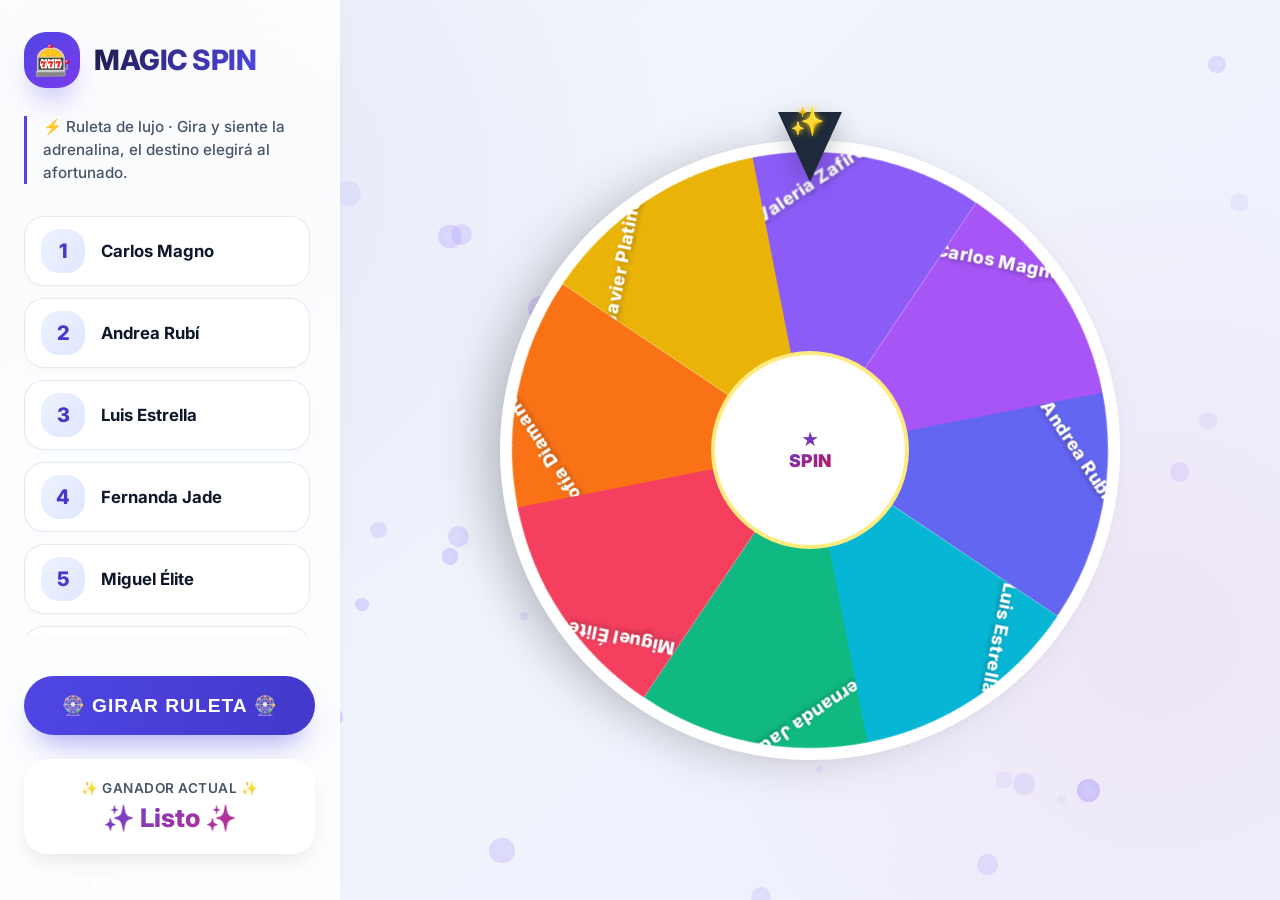
<file: App/Views/Panel/Eventos/ruleta.html>
<!DOCTYPE html>
<html lang="es">
<head>
  <meta charset="UTF-8" />
  <meta name="viewport" content="width=device-width, initial-scale=1.0, user-scalable=no" />
  <title>Ruleta Premium - Magic Spin Deluxe</title>

  <link rel="preconnect" href="https://fonts.googleapis.com">
  <link rel="preconnect" href="https://fonts.gstatic.com" crossorigin>
  <link href="https://fonts.googleapis.com/css2?family=Inter:opsz,wght@14..32,300;14..32,400;14..32,600;14..32,700;14..32,800&display=swap" rel="stylesheet">

  <style>
    * {
      margin: 0;
      padding: 0;
      box-sizing: border-box;
    }

    :root {
      --bg-gradient-start: #f1f5f9;
      --bg-gradient-end: #eef2ff;
      --card-bg: rgba(255, 255, 255, 0.85);
      --sidebar-blur: 20px;
      --primary: #4f46e5;
      --primary-dark: #4338ca;
      --accent: #ec4899;
      --text-main: #0f172a;
      --text-soft: #475569;
      --shadow-xl: 0 25px 50px -12px rgba(0, 0, 0, 0.25);
      --shadow-md: 0 10px 25px -5px rgba(0, 0, 0, 0.1), 0 8px 10px -6px rgba(0, 0, 0, 0.02);
      --radius-2xl: 32px;
      --radius-xl: 24px;
      --radius-lg: 20px;
    }

    body {
      font-family: 'Inter', sans-serif;
      background: radial-gradient(circle at 10% 20%, rgba(79, 70, 229, 0.08), transparent 40%),
                  radial-gradient(circle at 90% 70%, rgba(236, 72, 153, 0.08), transparent 40%),
                  linear-gradient(135deg, var(--bg-gradient-start), var(--bg-gradient-end));
      min-height: 100vh;
      overflow-x: hidden;
    }

    /* layout premium */
    .app {
      display: flex;
      flex-wrap: wrap;
      min-height: 100vh;
    }

    /* SIDEBAR ELEGANTE */
    .sidebar {
      width: 340px;
      background: var(--card-bg);
      backdrop-filter: blur(var(--sidebar-blur));
      border-right: 1px solid rgba(255, 255, 255, 0.6);
      padding: 32px 24px;
      display: flex;
      flex-direction: column;
      box-shadow: 8px 0 25px -15px rgba(0, 0, 0, 0.05);
      z-index: 10;
    }

    .logo-area {
      display: flex;
      align-items: center;
      gap: 14px;
      margin-bottom: 28px;
    }

    .icon-gem {
      width: 56px;
      height: 56px;
      background: linear-gradient(145deg, var(--primary), #7c3aed);
      border-radius: 22px;
      display: flex;
      align-items: center;
      justify-content: center;
      font-size: 30px;
      box-shadow: 0 18px 30px -10px rgba(79, 70, 229, 0.4);
    }

    .logo-area h1 {
      font-size: 28px;
      font-weight: 800;
      background: linear-gradient(120deg, #1e1b4b, #4f46e5);
      -webkit-background-clip: text;
      background-clip: text;
      color: transparent;
      letter-spacing: -0.5px;
    }

    .desc {
      color: var(--text-soft);
      font-size: 0.95rem;
      line-height: 1.5;
      margin-bottom: 32px;
      font-weight: 500;
      border-left: 3px solid var(--primary);
      padding-left: 16px;
    }

    /* lista jugadores mejorada */
    .players-container {
      flex: 1;
      display: flex;
      flex-direction: column;
      gap: 12px;
      margin-bottom: 28px;
      max-height: 420px;
      overflow-y: auto;
      padding-right: 5px;
    }

    .players-container::-webkit-scrollbar {
      width: 4px;
    }

    .players-container::-webkit-scrollbar-track {
      background: #e2e8f0;
      border-radius: 10px;
    }

    .players-container::-webkit-scrollbar-thumb {
      background: var(--primary);
      border-radius: 10px;
    }

    .player-card {
      background: white;
      border-radius: var(--radius-lg);
      padding: 12px 16px;
      display: flex;
      align-items: center;
      gap: 16px;
      transition: all 0.25s ease;
      border: 1px solid rgba(203, 213, 225, 0.5);
      box-shadow: 0 2px 6px rgba(0, 0, 0, 0.02);
    }

    .player-card:hover {
      transform: translateX(6px);
      border-color: var(--primary);
      box-shadow: var(--shadow-md);
    }

    .player-num {
      width: 44px;
      height: 44px;
      background: linear-gradient(125deg, #eef2ff, #e0e7ff);
      color: var(--primary-dark);
      font-weight: 800;
      font-size: 1.25rem;
      display: flex;
      align-items: center;
      justify-content: center;
      border-radius: 18px;
    }

    .player-name {
      font-weight: 700;
      font-size: 1.05rem;
      color: var(--text-main);
    }

    /* botón girar ultra premium */
    .btn-spin {
      background: linear-gradient(105deg, var(--primary), var(--primary-dark));
      border: none;
      border-radius: 60px;
      padding: 18px 12px;
      font-weight: 800;
      font-size: 1.2rem;
      color: white;
      cursor: pointer;
      transition: all 0.3s cubic-bezier(0.2, 0.9, 0.4, 1.1);
      box-shadow: 0 18px 30px -12px rgba(79, 70, 229, 0.5);
      letter-spacing: 1px;
      display: flex;
      align-items: center;
      justify-content: center;
      gap: 12px;
      margin-top: 12px;
    }

    .btn-spin:hover:not(:disabled) {
      transform: scale(1.02) translateY(-3px);
      box-shadow: 0 25px 35px -12px rgba(79, 70, 229, 0.7);
    }

    .btn-spin:disabled {
      opacity: 0.65;
      cursor: not-allowed;
      transform: scale(0.98);
    }

    .winner-card {
      background: rgba(255, 255, 255, 0.9);
      backdrop-filter: blur(8px);
      border-radius: var(--radius-xl);
      padding: 20px 16px;
      margin-top: 24px;
      text-align: center;
      border: 1px solid rgba(255, 255, 255, 0.8);
      box-shadow: var(--shadow-md);
    }

    .winner-label {
      font-weight: 600;
      color: var(--text-soft);
      letter-spacing: 0.5px;
      font-size: 0.85rem;
      text-transform: uppercase;
    }

    .winner-name {
      font-size: 1.6rem;
      font-weight: 800;
      background: linear-gradient(135deg, #4f46e5, #db2777);
      -webkit-background-clip: text;
      background-clip: text;
      color: transparent;
      margin-top: 6px;
    }

    /* área de la ruleta */
    .wheel-area {
      flex: 1;
      display: flex;
      justify-content: center;
      align-items: center;
      position: relative;
      padding: 30px;
    }

    .wheel-wrapper {
      position: relative;
      width: min(70vw, 70vh, 620px);
      height: min(70vw, 70vh, 620px);
      display: flex;
      justify-content: center;
      align-items: center;
    }

    .glow-ring {
      position: absolute;
      width: 105%;
      height: 105%;
      border-radius: 50%;
      background: radial-gradient(circle, rgba(79,70,229,0.2), transparent 70%);
      animation: softPulse 3s infinite;
      pointer-events: none;
    }

    @keyframes softPulse {
      0% { transform: scale(0.96); opacity: 0.5; }
      100% { transform: scale(1.08); opacity: 0.9; }
    }

    .pointer-static {
      position: absolute;
      top: -28px;
      left: 50%;
      transform: translateX(-50%);
      width: 0;
      height: 0;
      border-left: 32px solid transparent;
      border-right: 32px solid transparent;
      border-top: 70px solid #1e293b;
      z-index: 25;
      filter: drop-shadow(0 8px 12px rgba(0,0,0,0.2));
    }

    .pointer-static::after {
      content: "✨";
      position: absolute;
      top: -78px;
      left: -20px;
      font-size: 28px;
      color: #fbbf24;
      text-shadow: 0 0 6px gold;
    }

    .wheel {
      position: relative;
      width: 100%;
      height: 100%;
      border-radius: 50%;
      overflow: hidden;
      border: 12px solid white;
      box-shadow: var(--shadow-xl), inset 0 0 40px rgba(255,255,240,0.6);
      transition: transform 6.5s cubic-bezier(0.23, 0.98, 0.32, 1.02);
      background: #fefce8;
    }

    .segment {
      position: absolute;
      width: 50%;
      height: 50%;
      transform-origin: 100% 100%;
      clip-path: polygon(0% 0%, 100% 0%, 100% 100%);
      display: flex;
      align-items: flex-start;
      justify-content: center;
      backface-visibility: hidden;
    }

    .segment span {
      position: absolute;
      top: 18%;
      font-weight: 800;
      font-size: clamp(12px, 3vw, 20px);
      color: white;
      text-shadow: 0 2px 6px rgba(0,0,0,0.4);
      white-space: nowrap;
      transform-origin: center;
      letter-spacing: 0.5px;
    }

    .center-badge {
      position: absolute;
      width: 32%;
      height: 32%;
      background: white;
      border-radius: 50%;
      display: flex;
      align-items: center;
      justify-content: center;
      z-index: 20;
      box-shadow: 0 20px 35px -8px black(0,0,0,0.3);
      border: 4px solid rgba(255,215,0,0.5);
      backdrop-filter: blur(4px);
    }

    .center-badge span {
      font-weight: 900;
      font-size: 1.1rem;
      background: linear-gradient(145deg, #4f46e5, #be185d);
      -webkit-background-clip: text;
      background-clip: text;
      color: transparent;
      text-align: center;
    }

    /* partículas flotantes */
    .particles-bg {
      position: fixed;
      top: 0;
      left: 0;
      width: 100%;
      height: 100%;
      pointer-events: none;
      z-index: 0;
    }

    .particle {
      position: absolute;
      background: radial-gradient(circle, #a5b4fc, #c084fc);
      border-radius: 50%;
      opacity: 0.35;
      animation: drift 18s infinite alternate;
    }

    @keyframes drift {
      0% { transform: translateY(0px) translateX(0px) scale(1); }
      100% { transform: translateY(-80px) translateX(40px) scale(1.1); }
    }

    /* responsive */
    @media (max-width: 860px) {
      .sidebar {
        width: 100%;
        flex-direction: row;
        flex-wrap: wrap;
        gap: 16px;
        padding: 20px;
        backdrop-filter: blur(24px);
      }
      .logo-area { margin-bottom: 0; width: auto; }
      .desc { margin-bottom: 0; width: 100%; }
      .players-container { flex-direction: row; flex-wrap: wrap; max-height: none; gap: 10px; order: 2; width: 100%; margin-top: 15px; }
      .player-card { width: calc(50% - 10px); }
      .btn-spin { order: 3; margin-top: 10px; width: 100%; }
      .winner-card { order: 4; margin-top: 12px; width: 100%; }
      .wheel-area { min-height: 480px; }
    }

    @media (max-width: 550px) {
      .player-card { width: 100%; }
      .pointer-static { top: -20px; border-left: 22px solid transparent; border-right: 22px solid transparent; border-top: 52px solid #1e293b; }
      .pointer-static::after { top: -58px; left: -18px; font-size: 22px; }
    }

    .glow-text {
      animation: glowPulse 1s ease;
    }

    @keyframes glowPulse {
      0% { text-shadow: 0 0 0px gold; }
      100% { text-shadow: 0 0 12px #ffd966; }
    }
  </style>
</head>
<body>

<div class="particles-bg" id="particlesContainer"></div>

<div class="app">
  <!-- sidebar mejorado con organización perfecta -->
  <div class="sidebar">
    <div class="logo-area">
      <div class="icon-gem">🎰</div>
      <h1>MAGIC SPIN</h1>
    </div>
    <div class="desc">
      ⚡ Ruleta de lujo · Gira y siente la adrenalina, el destino elegirá al afortunado.
    </div>

    <div class="players-container" id="playersListPremium"></div>

    <button class="btn-spin" id="spinPremiumBtn">
      🎡 GIRAR RULETA 🎡
    </button>

    <div class="winner-card" id="winnerPremiumBox">
      <div class="winner-label">✨ GANADOR ACTUAL ✨</div>
      <div class="winner-name" id="winnerPremiumName">Espera tu turno</div>
    </div>
  </div>

  <!-- área principal ruleta -->
  <div class="wheel-area">
    <div class="wheel-wrapper">
      <div class="glow-ring"></div>
      <div class="pointer-static"></div>
      <div class="wheel" id="premiumWheel"></div>
      <div class="center-badge">
        <span>★<br>SPIN</span>
      </div>
    </div>
  </div>
</div>

<script>
  // ============================ CONFIGURACIÓN PREMIUM ==========================
  const PLAYERS_LIST = [
    "Carlos Magno", "Andrea Rubí", "Luis Estrella", "Fernanda Jade",
    "Miguel Élite", "Sofía Diamante", "Javier Platino", "Valeria Zafiro"
  ];

  const COLOR_PALETTE = [
    "#a855f7", "#6366f1", "#06b6d4", "#10b981",
    "#f43f5e", "#f97316", "#eab308", "#8b5cf6"
  ];

  // elementos del DOM
  const wheelContainer = document.getElementById("premiumWheel");
  const playersContainer = document.getElementById("playersListPremium");
  const winnerNameSpan = document.getElementById("winnerPremiumName");
  const spinButton = document.getElementById("spinPremiumBtn");

  let currentRotationDeg = 0;
  let isSpinning = false;

  const segmentCount = PLAYERS_LIST.length;
  const segmentAngle = 360 / segmentCount;

  // ========== 1. CONSTRUIR LISTA DE JUGADORES DINÁMICA Y ORGANIZADA ==========
  function buildPlayersList() {
    playersContainer.innerHTML = "";
    PLAYERS_LIST.forEach((player, idx) => {
      const playerDiv = document.createElement("div");
      playerDiv.className = "player-card";
      playerDiv.setAttribute("data-index", idx);
      playerDiv.innerHTML = `
        <div class="player-num">${idx + 1}</div>
        <div class="player-name">${player}</div>
      `;
      playersContainer.appendChild(playerDiv);
    });
  }

  // ========== 2. CREAR RULETA CON SEGMENTOS PERFECTOS ==========
  function buildWheelSegments() {
    wheelContainer.innerHTML = "";
    for (let i = 0; i < segmentCount; i++) {
      const segment = document.createElement("div");
      segment.classList.add("segment");
      // colores brillantes alternados
      segment.style.background = COLOR_PALETTE[i % COLOR_PALETTE.length];
      // rotación base para cada segmento
      const rotateDeg = i * segmentAngle;
      segment.style.transform = `rotate(${rotateDeg}deg)`;

      // texto posicionado de forma elegante, compensando la rotación
      const textSpan = document.createElement("span");
      textSpan.innerText = PLAYERS_LIST[i];
      // ajuste tipográfico para que se vea bien en todos los tamaños
      const halfAngle = segmentAngle / 2;
      // rotación inversa para mantener texto legible (siempre horizontal relativo al centro)
      textSpan.style.transform = `rotate(${halfAngle - 90}deg)`;
      textSpan.style.top = "22%";
      textSpan.style.fontWeight = "800";
      textSpan.style.fontSize = "clamp(11px, 2.8vw, 18px)";
      textSpan.style.whiteSpace = "nowrap";
      // pequeña sombra extra para contraste
      textSpan.style.textShadow = "0 2px 5px rgba(0,0,0,0.3)";
      segment.appendChild(textSpan);

      wheelContainer.appendChild(segment);
    }
  }

  // ========== 3. LÓGICA DE PREMIO: GANADOR Y ANIMACIONES ==========
  function getWinnerIndexFromRotation(finalRotationDeg) {
    // La ruleta tiene los segmentos en orden 0...N, la flecha está fija arriba (ángulo -90°? pero nuestro pointer está a las 12 en punto)
    // El ángulo de la ruleta: cuando la ruleta rota, el segmento que queda debajo del puntero (ángulo 0° = norte) es el ganador.
    // Calculamos considerando que el segmento i está centrado en: i*segmentAngle + (segmentAngle/2)
    // Si la ruleta ha rotado `finalRotationDeg` grados, el offset de la posición inicial se invierte.
    // Para simplificar: rotación neta = finalRotationDeg % 360, la posición del borde 0 referencia.
    let netAngle = (360 - (finalRotationDeg % 360)) % 360;
    let winnerIdx = 0;
    for (let i = 0; i < segmentCount; i++) {
      let start = i * segmentAngle;
      let end = (i + 1) * segmentAngle;
      if (netAngle >= start && netAngle < end) {
        winnerIdx = i;
        break;
      }
    }
    return winnerIdx;
  }

  // Efecto visual extra en el ganador
  function highlightWinnerCard(winnerName, winnerIndex) {
    winnerNameSpan.innerHTML = winnerName;
    winnerNameSpan.classList.add("glow-text");
    setTimeout(() => {
      winnerNameSpan.classList.remove("glow-text");
    }, 600);

    // resaltar jugador en la lista lateral
    const allPlayersCards = document.querySelectorAll(".player-card");
    allPlayersCards.forEach((card, idx) => {
      card.style.transition = "all 0.2s";
      card.style.background = "";
      card.style.border = "1px solid rgba(203,213,225,0.5)";
      if (idx === winnerIndex) {
        card.style.background = "linear-gradient(120deg, #fef9c3, #fde047)";
        card.style.border = "2px solid #f59e0b";
        card.style.transform = "translateX(8px)";
        setTimeout(() => {
          if (card) card.style.transform = "";
        }, 800);
      }
    });
  }

  // Animación de partículas de celebración (efecto al ganar)
  function burstWinParticles() {
    const container = document.getElementById("particlesContainer");
    for (let i = 0; i < 35; i++) {
      const conf = document.createElement("div");
      conf.style.position = "absolute";
      conf.style.width = Math.random() * 12 + 4 + "px";
      conf.style.height = conf.style.width;
      conf.style.background = `hsl(${Math.random() * 360}, 80%, 65%)`;
      conf.style.borderRadius = "50%";
      conf.style.left = Math.random() * 100 + "%";
      conf.style.top = "50%";
      conf.style.opacity = "0.9";
      conf.style.pointerEvents = "none";
      conf.style.zIndex = "999";
      conf.style.boxShadow = "0 0 12px gold";
      conf.style.transition = "all 0.8s ease-out";
      container.appendChild(conf);
      const xMove = (Math.random() - 0.5) * 180;
      const yMove = (Math.random() - 0.5) * 120 - 60;
      conf.animate(
        [
          { transform: "translate(0px, 0px) scale(1)", opacity: 1 },
          { transform: `translate(${xMove}px, ${yMove - 40}px) scale(0)`, opacity: 0 },
        ],
        { duration: 1000, easing: "cubic-bezier(0.2, 0.9, 0.6, 1)" }
      );
      setTimeout(() => conf.remove(), 1100);
    }
  }

  // ========== 4. FUNCIÓN PRINCIPAL DE GIRAR CON CÁLCULO DE PRECISIÓN ==========
  function spinWheel() {
    if (isSpinning) return;

    isSpinning = true;
    spinButton.disabled = true;
    winnerNameSpan.innerHTML = "🌀 ¡Girando... suerte! 🌀";
    // elegir índice aleatorio (ganador real)
    const targetWinnerIndex = Math.floor(Math.random() * segmentCount);
    // vueltas extra espectaculares (entre 8 y 12 vueltas completas)
    const extraFullRotations = 360 * (Math.floor(Math.random() * 8) + 10); // 10 a 17 vueltas
    // calcular ángulo necesario para que el segmento targetWinnerIndex quede exactamente bajo el puntero
    // El centro del segmento i está a: i * segmentAngle + (segmentAngle/2)
    // Queremos que ese centro quede en el ángulo 0 (puntero fijo). La ruleta gira en sentido horario?
    // En CSS rotación positiva = horario. Si la ruleta rota X grados, el punto original que estaba en ángulo A pasa a A - X.
    // Para que el centro del segmento i quede en 0° debemos rotar: centro_i = i * segAngle + segAngle/2, entonces rotación = centro_i - 0.
    let targetCenter = targetWinnerIndex * segmentAngle + (segmentAngle / 2);
    // La rotación necesaria (en grados horarios) para llevar ese centro al top (0°) = targetCenter
    let neededRotation = targetCenter; 
    // Aseguramos que la rotación total sea extraFullRotations + neededRotation para que termine en el premio exacto
    let finalRotationDelta = extraFullRotations + neededRotation;
    // Acumular rotación
    currentRotationDeg += finalRotationDelta;
    // Aplicar transformación
    wheelContainer.style.transform = `rotate(${currentRotationDeg}deg)`;

    // Esperar fin de animación
    setTimeout(() => {
      const netRotationForWinner = currentRotationDeg % 360;
      let computedWinnerIdx = getWinnerIndexFromRotation(currentRotationDeg);
      // doble chequeo de seguridad por precisión flotante (match con destinado)
      if (computedWinnerIdx !== targetWinnerIndex) {
        // fallback leve por redondeo, recalcular con otro método
        let adjusted = (360 - (netRotationForWinner)) % 360;
        for (let i = 0; i < segmentCount; i++) {
          let startBound = i * segmentAngle;
          let endBound = (i + 1) * segmentAngle;
          if (adjusted >= startBound - 0.1 && adjusted < endBound + 0.1) {
            computedWinnerIdx = i;
            break;
          }
        }
      }
      const finalWinner = PLAYERS_LIST[computedWinnerIdx];
      highlightWinnerCard(finalWinner, computedWinnerIdx);
      winnerNameSpan.innerHTML = finalWinner;
      // Efecto de confeti/partículas mágicas
      burstWinParticles();
      isSpinning = false;
      spinButton.disabled = false;
    }, 6600); // sincronizado con la transición CSS (6.5s)
  }

  // ========== 5. AÑADIR FONDO DE PARTÍCULAS FLOTANTES ==========
  function createBackgroundParticles() {
    const particleContainer = document.getElementById("particlesContainer");
    const particleCount = 55;
    for (let i = 0; i < particleCount; i++) {
      const particle = document.createElement("div");
      particle.classList.add("particle");
      const size = Math.random() * 20 + 6;
      particle.style.width = size + "px";
      particle.style.height = size + "px";
      particle.style.left = Math.random() * 100 + "%";
      particle.style.top = Math.random() * 100 + "%";
      particle.style.animationDuration = Math.random() * 18 + 9 + "s";
      particle.style.animationDelay = Math.random() * 5 + "s";
      particle.style.opacity = Math.random() * 0.4 + 0.1;
      particleContainer.appendChild(particle);
    }
  }

  // ========== 6. RESET Y PREPARACIÓN FINAL ==========
  function init() {
    buildPlayersList();
    buildWheelSegments();
    createBackgroundParticles();
    // inicializar rotación visual aleatoria sutil para efecto dinámico inicial
    const randomResetRotation = (Math.random() * 360) % 360;
    currentRotationDeg = randomResetRotation;
    wheelContainer.style.transform = `rotate(${currentRotationDeg}deg)`;
    // sincronizar estado
    spinButton.addEventListener("click", spinWheel);
    // texto inicial elegante
    winnerNameSpan.innerHTML = "✨ Listo ✨";
  }

  init();
</script>
</body>
</html>
</file>
